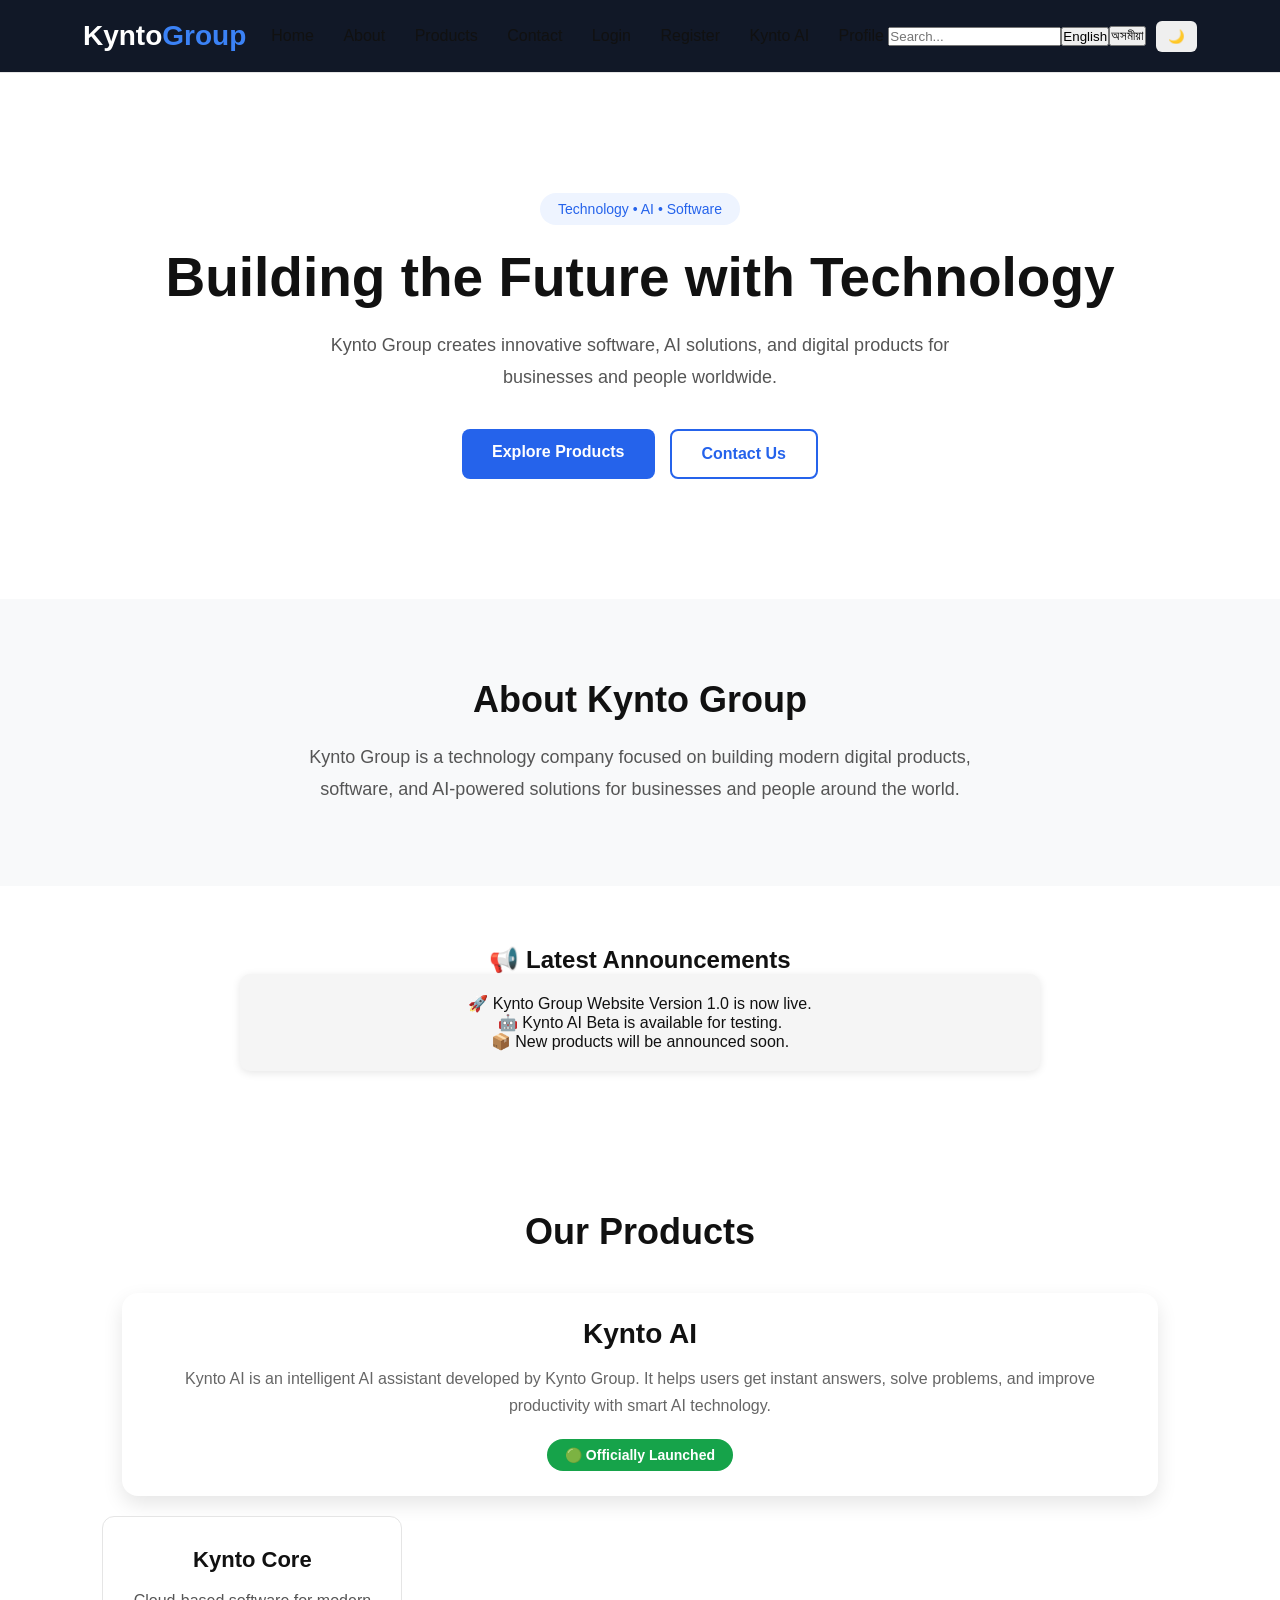
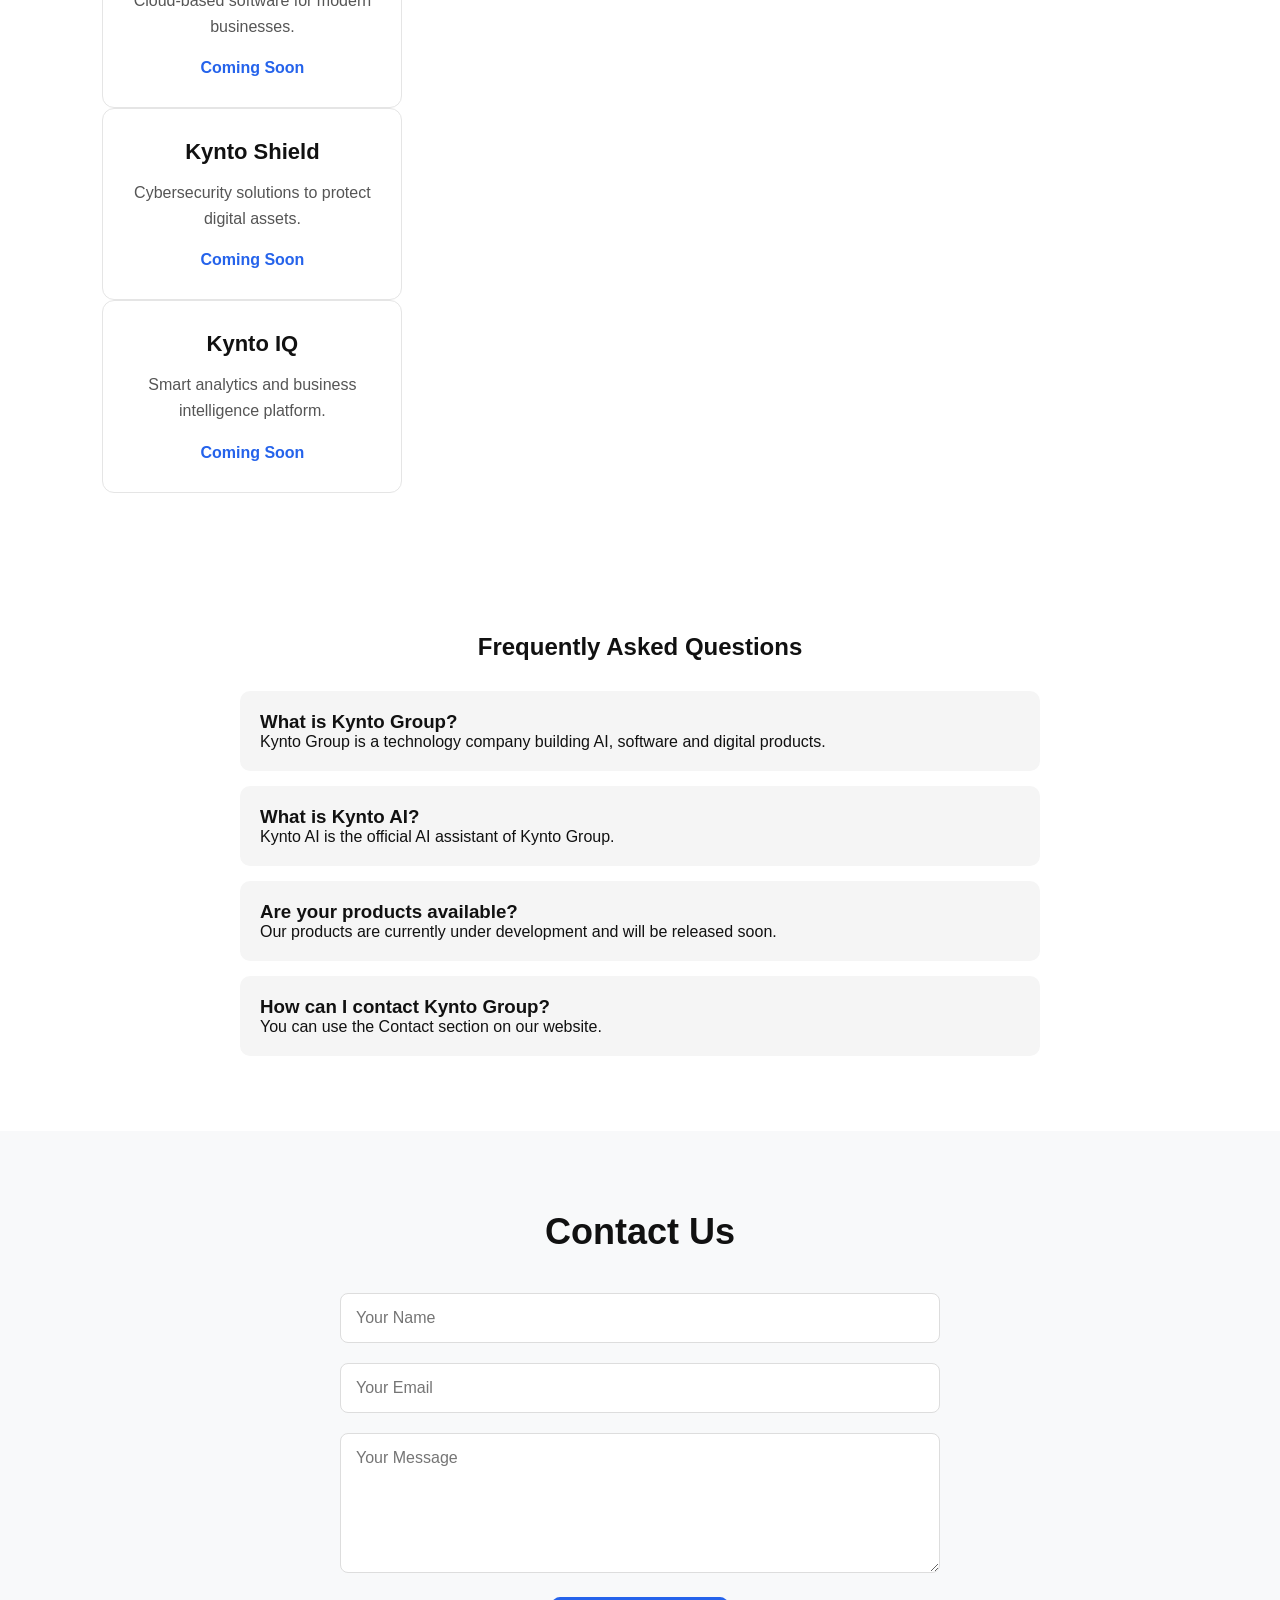
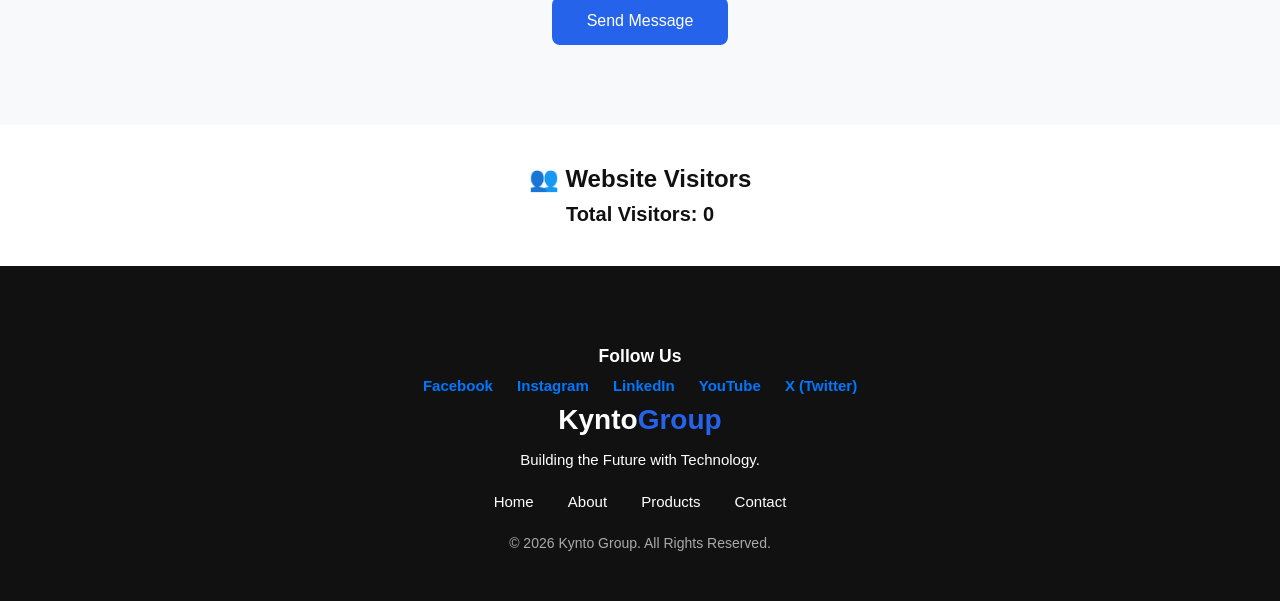
<file: index.html>
<!DOCTYPE html>
<html lang="en">

<head>
  <meta charset="UTF-8">
  <meta name="viewport" content="width=device-width, initial-scale=1.0">

  <title>Kynto Group</title>
<meta name="description" content="Kynto Group is a technology company building AI, software, and digital products.">

<meta name="keywords" content="Kynto Group, AI, Software, Technology, Digital Products">

<meta name="author" content="Kynto Group">

<meta name="robots" content="index, follow">

<link rel="icon" href="favicon.png">
  <link rel="stylesheet" href="style.css">
</head>

<body>

  <!-- Header -->
  <header>
    <div class="logo">
    Kynto<span>Group</span>
</div>
<div class="menu-btn" id="menu-btn">
    ☰
</div>
<nav id="nav">
   <a href="#">Home</a>
<a href="#about">About</a>
<a href="#products">Products</a>
<a href="#contact">Contact</a>
<a href="login.html">Login</a>
<a href="register.html">Register</a>
<a href="kynto-ai.html">Kynto AI</a>
<a href="profile.html">Profile</a>
<input
type="text"
id="searchBox"
placeholder="Search..."
onkeyup="searchWebsite()">
</nav>
<button onclick="setEnglish()">English</button>
<button onclick="setAssamese()">অসমীয়া</button>
<button id="darkModeBtn" onclick="toggleDarkMode()">🌙</button>
  </header>

<!-- Hero -->

<section class="hero">

    <span class="tag">Technology • AI • Software</span>

    <h1>Building the Future with Technology</h1>

    <p>
        Kynto Group creates innovative software, AI solutions, and digital products for businesses and people worldwide.
    </p>

    <div class="hero-buttons">
        <a href="#products" class="btn">Explore Products</a>
        <a href="#contact" class="btn2">Contact Us</a>
    </div>
</section> 
  <!-- About -->

<section class="about">

    <h2>About Kynto Group</h2>

    <p>
        Kynto Group is a technology company focused on building modern digital products, software, and AI-powered solutions for businesses and people around the world.
    </p>

</section>
<section class="announcement">

<h2>📢 Latest Announcements</h2>

<div class="announcement-box">

<p>🚀 Kynto Group Website Version 1.0 is now live.</p>

<p>🤖 Kynto AI Beta is available for testing.</p>

<p>📦 New products will be announced soon.</p>

</div>

</section>
<!-- Products -->

<section class="products" id="products">

    <h2>Our Products</h2>

    <div class="product-card">
    <h3>Kynto AI</h3>

    <p>
        Kynto AI is an intelligent AI assistant developed by Kynto Group. It helps users get instant answers, solve problems, and improve productivity with smart AI technology.
    </p>

    <span class="status">🟢 Officially Launched</span>
    </div>

<div class="card">
    <h3>Kynto Core</h3>
    <p>Cloud-based software for modern businesses.</p>
    <a href="#">Coming Soon</a>
</div>

<div class="card">
    <h3>Kynto Shield</h3>
    <p>Cybersecurity solutions to protect digital assets.</p>
    <a href="#">Coming Soon</a>
</div>

<div class="card">
    <h3>Kynto IQ</h3>
    <p>Smart analytics and business intelligence platform.</p>
    <a href="#">Coming Soon</a>
</div>

    </div>

</section>
<section class="faq">

<h2>Frequently Asked Questions</h2>

<div class="faq-box">
<h3>What is Kynto Group?</h3>
<p>Kynto Group is a technology company building AI, software and digital products.</p>
</div>

<div class="faq-box">
<h3>What is Kynto AI?</h3>
<p>Kynto AI is the official AI assistant of Kynto Group.</p>
</div>

<div class="faq-box">
<h3>Are your products available?</h3>
<p>Our products are currently under development and will be released soon.</p>
</div>

<div class="faq-box">
<h3>How can I contact Kynto Group?</h3>
<p>You can use the Contact section on our website.</p>
</div>

</section>
<section class="contact" id="contact">

    <h2>Contact Us</h2>

    <form onsubmit="sendMessage(event)">

        <input type="text" placeholder="Your Name" required>

        <input type="email" placeholder="Your Email" required>

        <textarea placeholder="Your Message" rows="6" required></textarea>

        <button type="submit">Send Message</button>

    </form>

</section>

  <script src="script.js"></script>
<section class="visitors">

<h2>👥 Website Visitors</h2>

<p>Total Visitors: <span id="visitorCount">0</span></p>

</section>
<footer>
<div class="social-links">

<h3>Follow Us</h3>

<a href="#">Facebook</a>

<a href="#">Instagram</a>

<a href="#">LinkedIn</a>

<a href="#">YouTube</a>

<a href="#">X (Twitter)</a>

</div>
    <div class="footer-logo">
        Kynto<span>Group</span>
    </div>

    <p>Building the Future with Technology.</p>

    <div class="footer-links">
        <a href="#">Home</a>
    <a href="about.html">About</a>
        <a href="#products">Products</a>
        <a href="#contact">Contact</a>
    </div>

    <p class="copyright">
        © 2026 Kynto Group. All Rights Reserved.
    </p>

</footer>
</body>

</html>
</file>
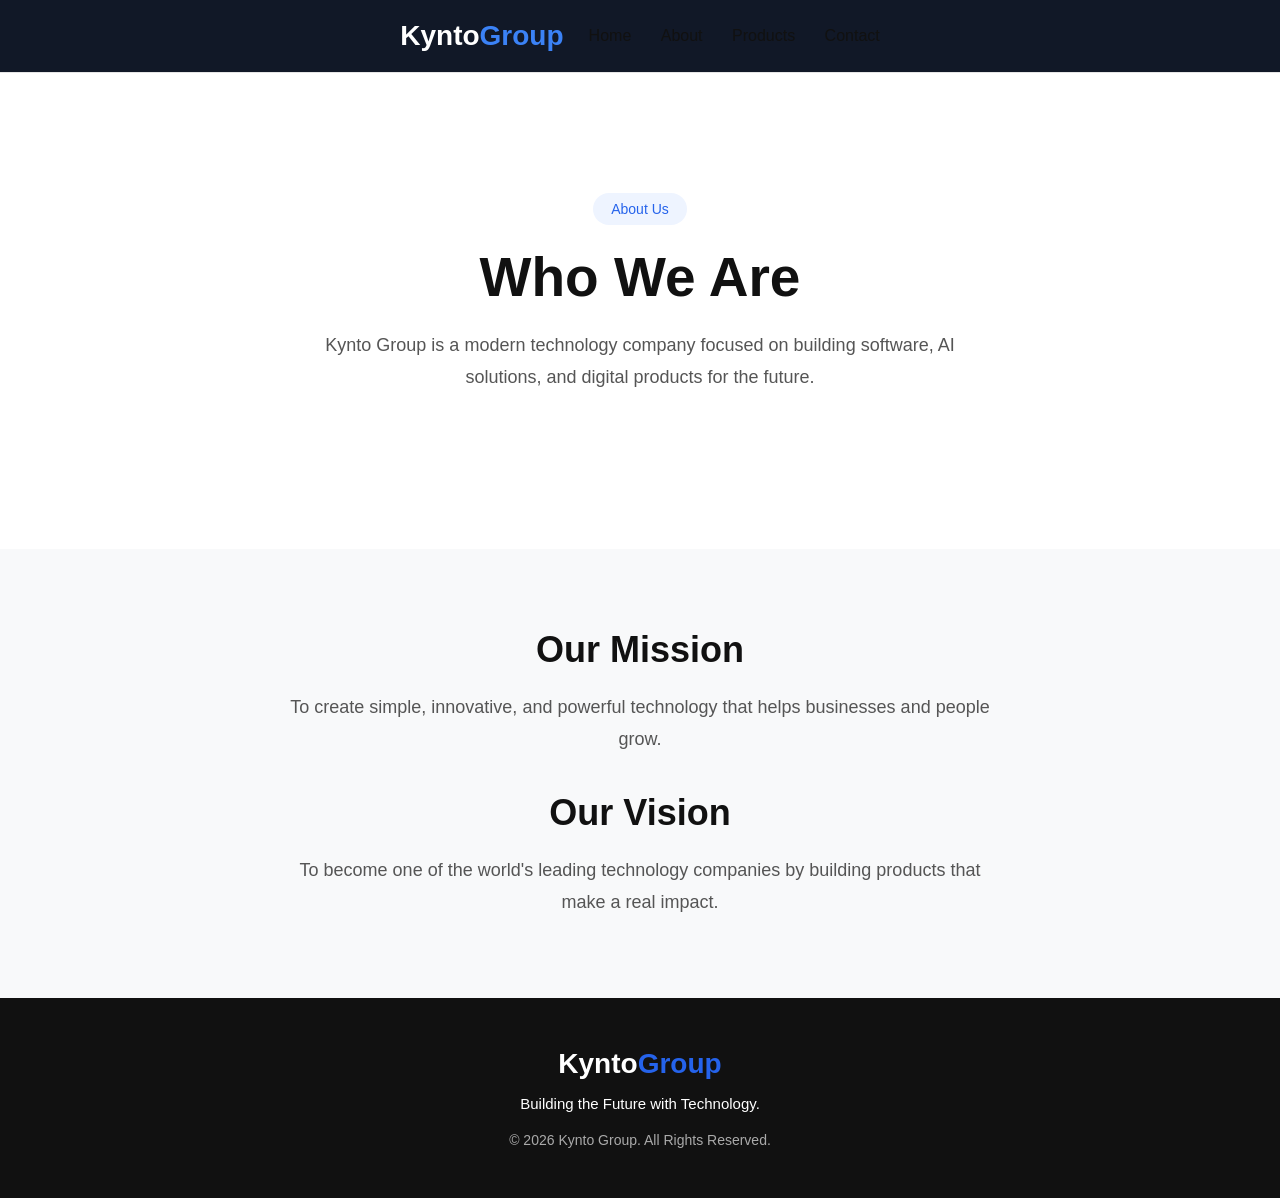
<file: about.html>
<!DOCTYPE html>
<html lang="en">

<head>
    <meta charset="UTF-8">
    <meta name="viewport" content="width=device-width, initial-scale=1.0">
    <title>About - Kynto Group</title>
    <link rel="stylesheet" href="style.css">
</head>

<body>

<header>

    <div class="logo">
        Kynto<span>Group</span>
    </div>

    <nav>
        <a href="index.html">Home</a>
        <a href="about.html">About</a>
        <a href="products.html">Products</a>
        <a href="contact.html">Contact</a>
    </nav>

</header>

<section class="hero">

    <span class="tag">About Us</span>

    <h1>Who We Are</h1>

    <p>
        Kynto Group is a modern technology company focused on building software, AI solutions, and digital products for the future.
    </p>

</section>

<section class="about">

    <h2>Our Mission</h2>

    <p>
        To create simple, innovative, and powerful technology that helps businesses and people grow.
    </p>

    <br><br>

    <h2>Our Vision</h2>

    <p>
        To become one of the world's leading technology companies by building products that make a real impact.
    </p>

</section>

<footer>

    <div class="footer-logo">
        Kynto<span>Group</span>
    </div>

    <p>Building the Future with Technology.</p>

    <p class="copyright">
        © 2026 Kynto Group. All Rights Reserved.
    </p>

</footer>
<script src="script.js"></script>
</body>
</html>
</file>
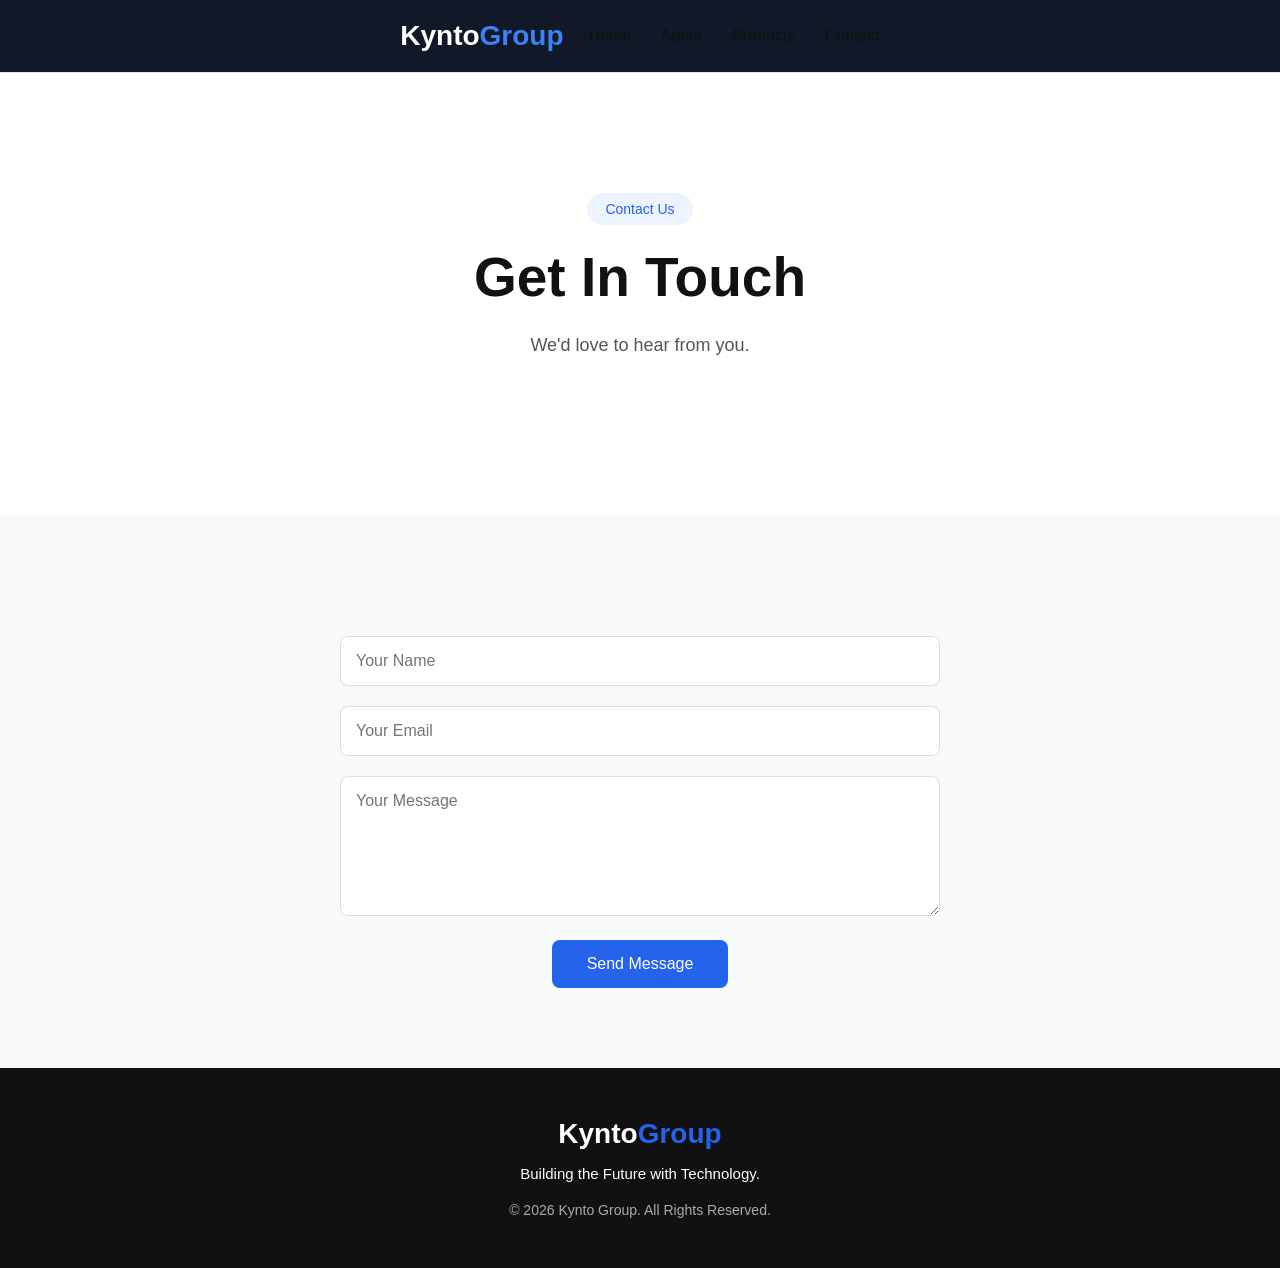
<file: contact.html>
<!DOCTYPE html>
<html lang="en">

<head>
    <meta charset="UTF-8">
    <meta name="viewport" content="width=device-width, initial-scale=1.0">
    <title>Contact - Kynto Group</title>
    <link rel="stylesheet" href="style.css">
</head>

<body>

<header>

    <div class="logo">
        Kynto<span>Group</span>
    </div>

    <nav>
        <a href="index.html">Home</a>
        <a href="about.html">About</a>
        <a href="products.html">Products</a>
        <a href="contact.html">Contact</a>
    </nav>

</header>

<section class="hero">

    <span class="tag">Contact Us</span>

    <h1>Get In Touch</h1>

    <p>We'd love to hear from you.</p>

</section>

<section class="contact">

<form>

<input type="text" placeholder="Your Name" required>

<input type="email" placeholder="Your Email" required>

<textarea placeholder="Your Message" rows="6" required></textarea>

<button type="submit">Send Message</button>

</form>

</section>

<footer>

<div class="footer-logo">
Kynto<span>Group</span>
</div>

<p>Building the Future with Technology.</p>

<p class="copyright">
© 2026 Kynto Group. All Rights Reserved.
</p>

</footer>

<script src="script.js"></script>

</body>
</html>
</file>
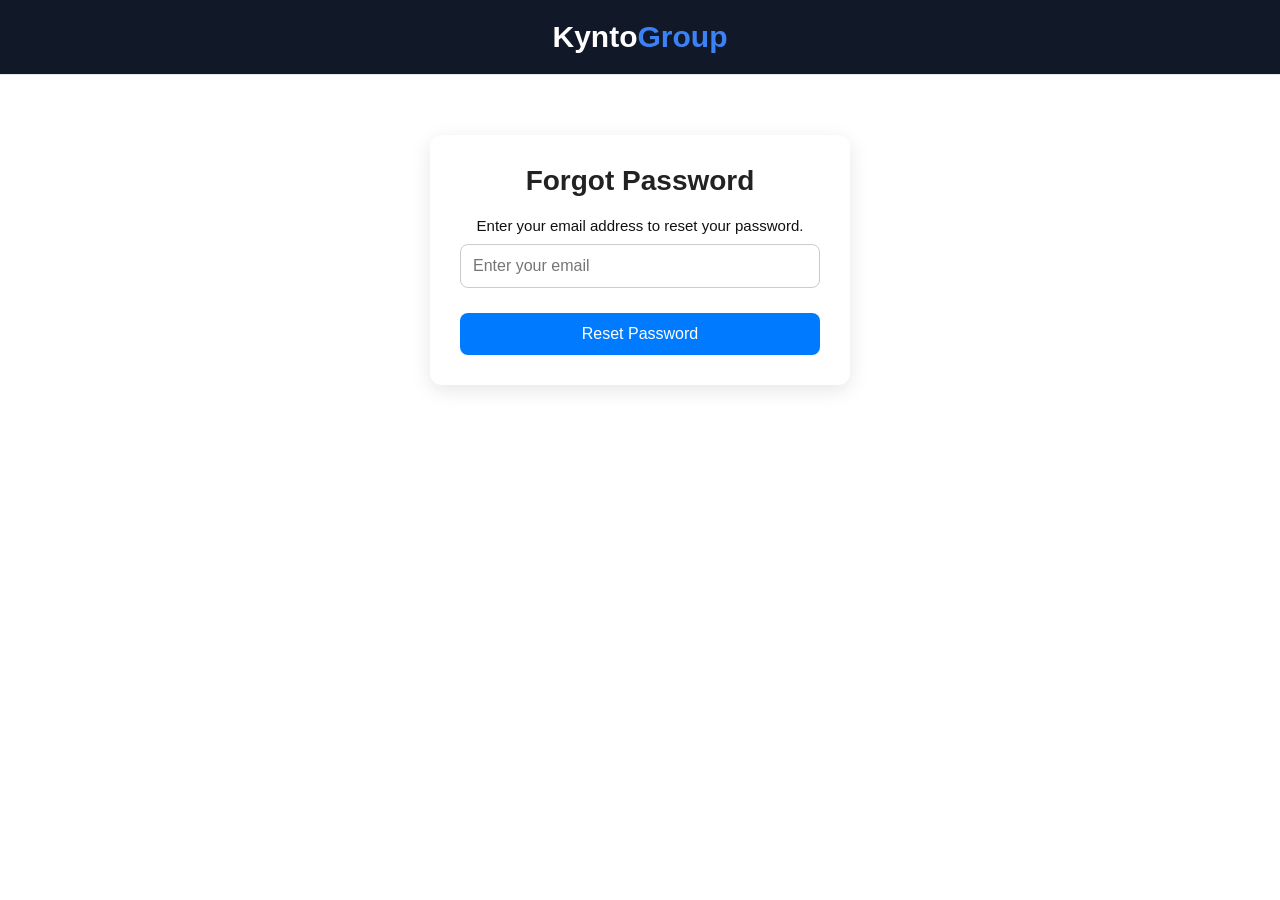
<file: forgot-password.html>
<!DOCTYPE html>
<html lang="en">
<head>
<meta charset="UTF-8">
<meta name="viewport" content="width=device-width, initial-scale=1.0">
<title>Forgot Password - Kynto Group</title>
<link rel="stylesheet" href="style.css">
</head>

<body>

<header>
<h1>Kynto<span>Group</span></h1>
</header>

<main>

<section class="ai-section">

<h2>Forgot Password</h2>

<p>Enter your email address to reset your password.</p>

<input
type="email"
id="email"
placeholder="Enter your email">

<button onclick="resetPassword()">
Reset Password
</button>

<div id="message"></div>

</section>

</main>

<script>
function resetPassword(){

const email=document.getElementById("email").value;

const message=document.getElementById("message");

if(email==""){

message.innerHTML="<p>Please enter your email.</p>";

}else{

message.innerHTML="<p>Password reset feature is coming soon.</p>";

}

}
</script>

</body>
</html>
</file>
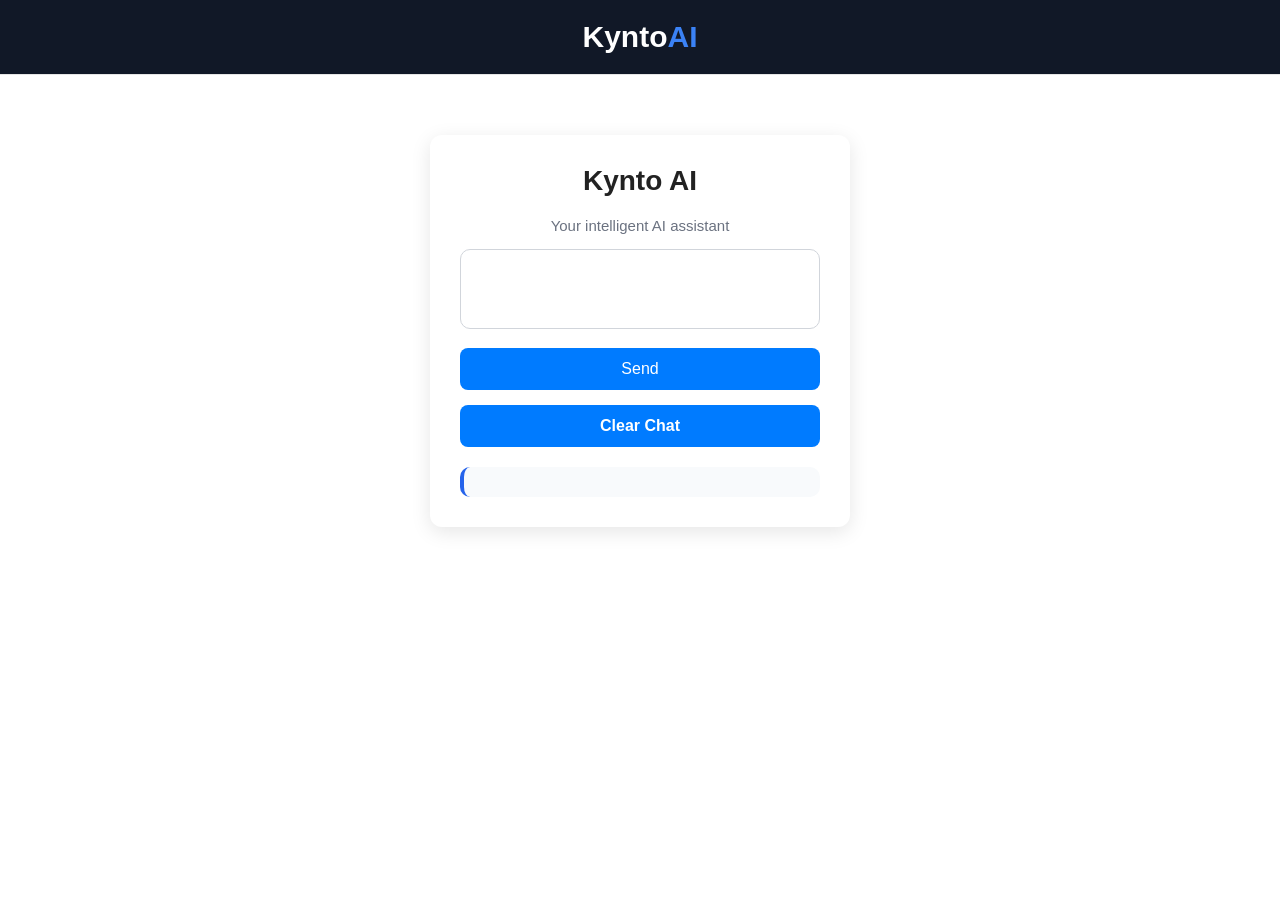
<file: kynto-ai.html>
<!DOCTYPE html>
<html lang="en">
<head>
  <meta charset="UTF-8">
  <meta name="viewport" content="width=device-width, initial-scale=1.0">
  <title>Kynto AI - Kynto Group</title>
  <link rel="stylesheet" href="style.css">
</head>

<body>

<header>
  <h1>Kynto<span>AI</span></h1>
</header>

<main>
<section class="ai-section">

    <h2>Kynto AI</h2>

    <p class="subtitle">Your intelligent AI assistant</p>

    <textarea
        id="question"
        placeholder="Ask Kynto AI anything..."
        rows="3">
    </textarea>

    <button onclick="askAI()">Send</button>
<button class="clear-btn" onclick="clearChat()">Clear Chat</button>
    <div id="answer" class="answer"></div>

</section>
</main>

<script src="script.js"></script>

</body>
</html>
</file>
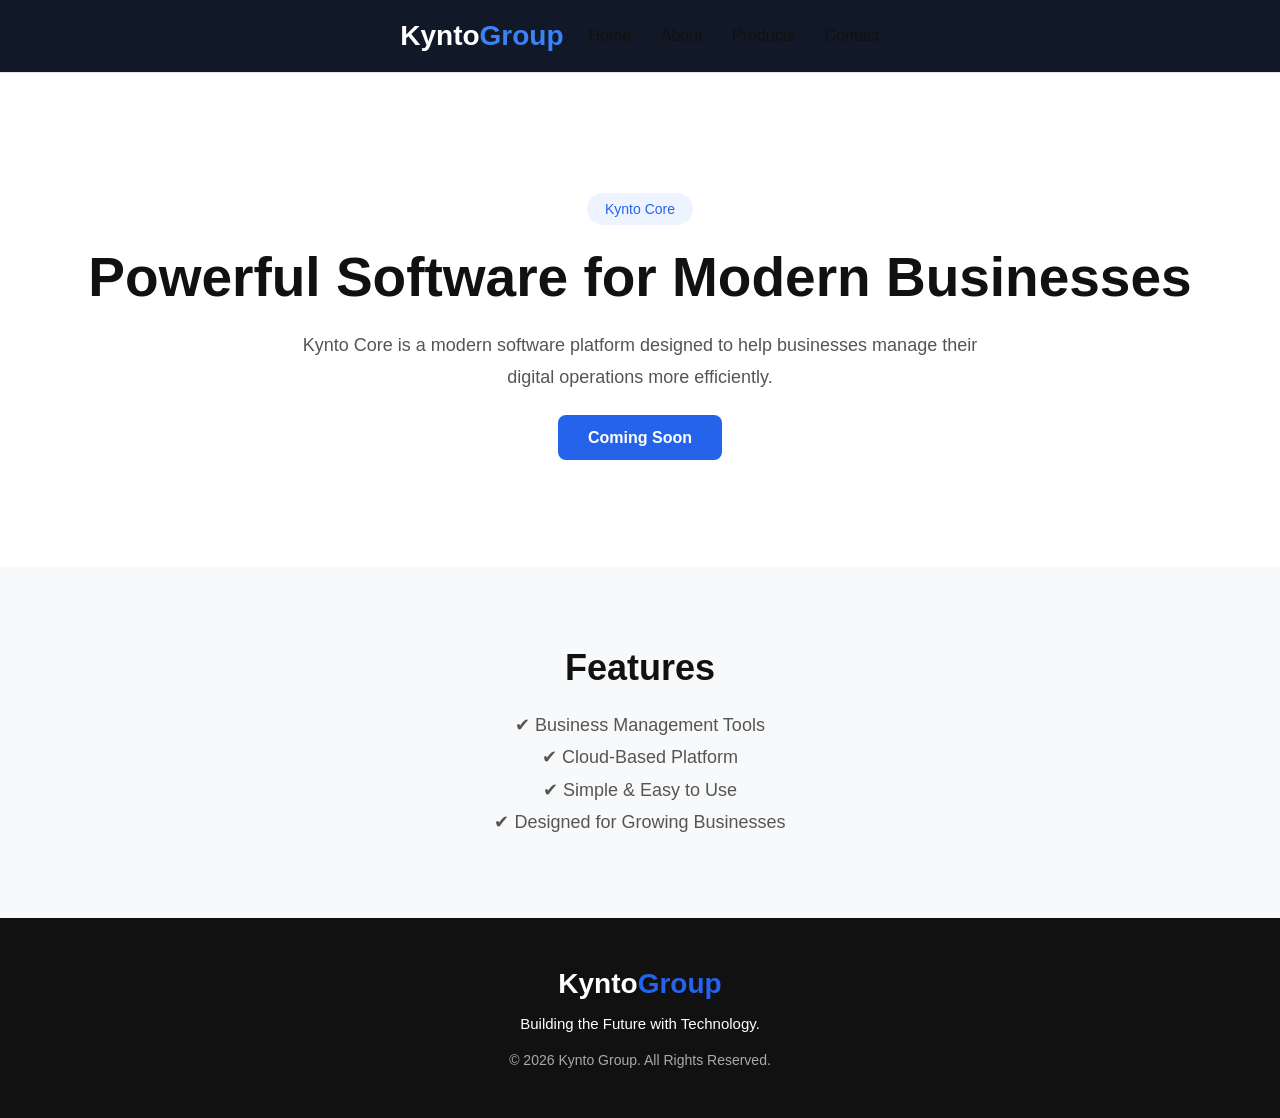
<file: kynto-core.html>
<!DOCTYPE html>
<html lang="en">

<head>
    <meta charset="UTF-8">
    <meta name="viewport" content="width=device-width, initial-scale=1.0">
    <title>Kynto Core - Kynto Group</title>
    <link rel="stylesheet" href="style.css">
</head>

<body>

<header>

    <div class="logo">
        Kynto<span>Group</span>
    </div>

    <div class="menu-btn" id="menu-btn">
        ☰
    </div>

    <nav id="nav">
        <a href="index.html">Home</a>
        <a href="about.html">About</a>
        <a href="product.html">Products</a>
        <a href="contact.html">Contact</a>
    </nav>

</header>

<section class="hero">

    <span class="tag">Kynto Core</span>

    <h1>Powerful Software for Modern Businesses</h1>

    <p>
        Kynto Core is a modern software platform designed
        to help businesses manage their digital operations
        more efficiently.
    </p>

    <a href="#" class="btn">Coming Soon</a>

</section>

<section class="about">

    <h2>Features</h2>

    <p>✔ Business Management Tools</p>

    <p>✔ Cloud-Based Platform</p>

    <p>✔ Simple & Easy to Use</p>

    <p>✔ Designed for Growing Businesses</p>

</section>

<footer>

    <div class="footer-logo">
        Kynto<span>Group</span>
    </div>

    <p>Building the Future with Technology.</p>

    <p class="copyright">
        © 2026 Kynto Group. All Rights Reserved.
    </p>

</footer>

<script src="script.js"></script>

</body>
</html>
</file>
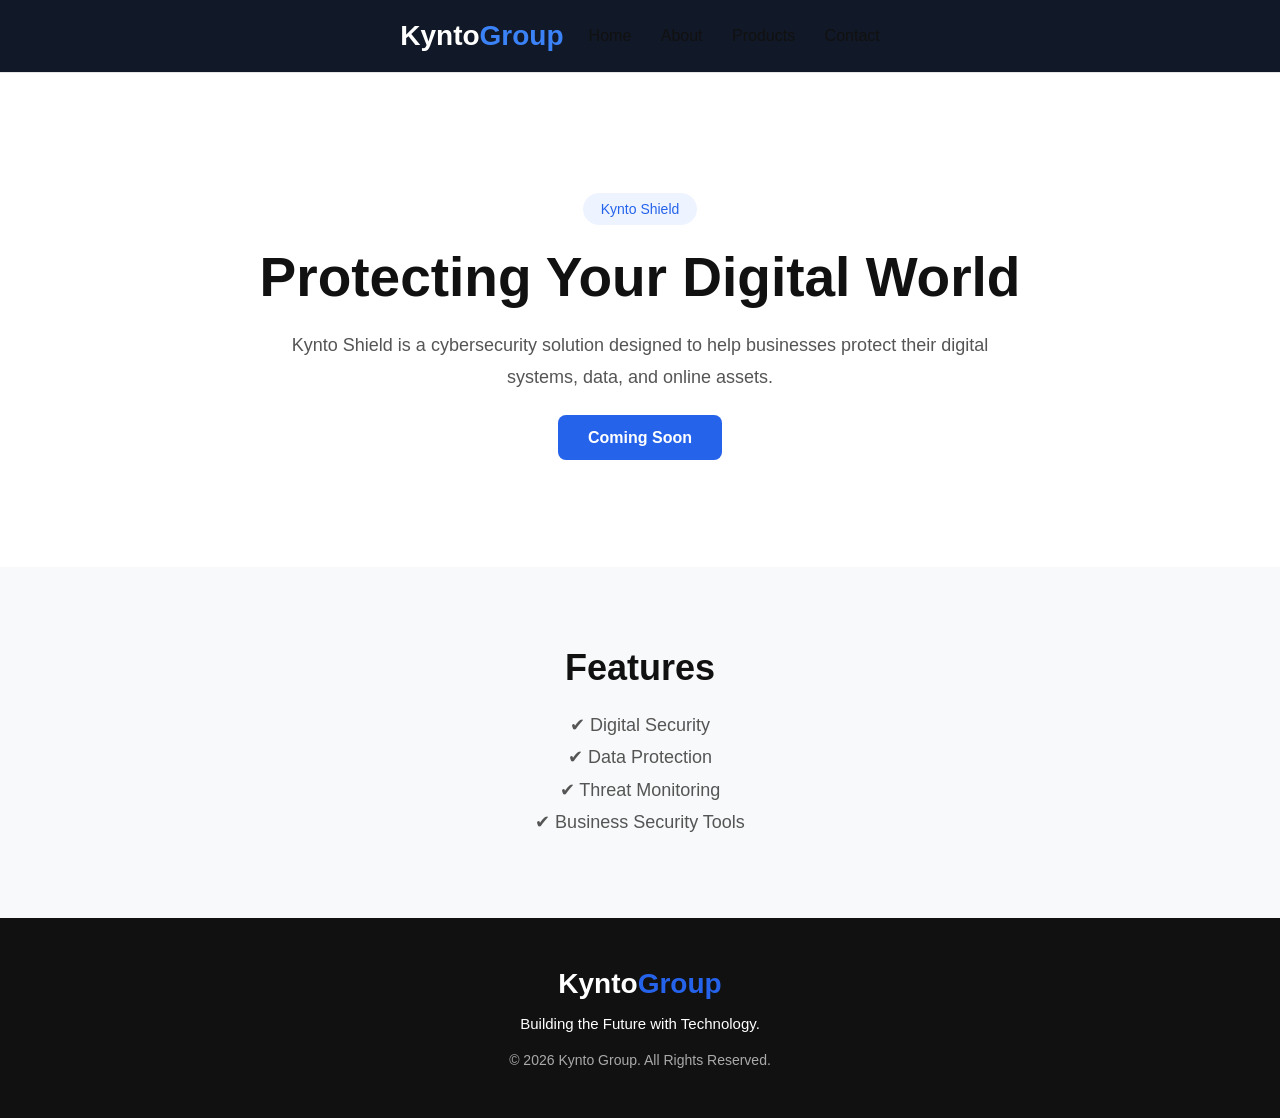
<file: kynto-shield.html>
<!DOCTYPE html>
<html lang="en">

<head>
    <meta charset="UTF-8">
    <meta name="viewport" content="width=device-width, initial-scale=1.0">
    <title>Kynto Shield - Kynto Group</title>
    <link rel="stylesheet" href="style.css">
</head>

<body>

<header>

    <div class="logo">
        Kynto<span>Group</span>
    </div>

    <div class="menu-btn" id="menu-btn">
        ☰
    </div>

    <nav id="nav">
        <a href="index.html">Home</a>
        <a href="about.html">About</a>
        <a href="product.html">Products</a>
        <a href="contact.html">Contact</a>
    </nav>

</header>

<section class="hero">

    <span class="tag">Kynto Shield</span>

    <h1>Protecting Your Digital World</h1>

    <p>
        Kynto Shield is a cybersecurity solution designed
        to help businesses protect their digital systems,
        data, and online assets.
    </p>

    <a href="#" class="btn">Coming Soon</a>

</section>

<section class="about">

    <h2>Features</h2>

    <p>✔ Digital Security</p>

    <p>✔ Data Protection</p>

    <p>✔ Threat Monitoring</p>

    <p>✔ Business Security Tools</p>

</section>

<footer>

    <div class="footer-logo">
        Kynto<span>Group</span>
    </div>

    <p>Building the Future with Technology.</p>

    <p class="copyright">
        © 2026 Kynto Group. All Rights Reserved.
    </p>

</footer>

<script src="script.js"></script>

</body>
</html>
</file>
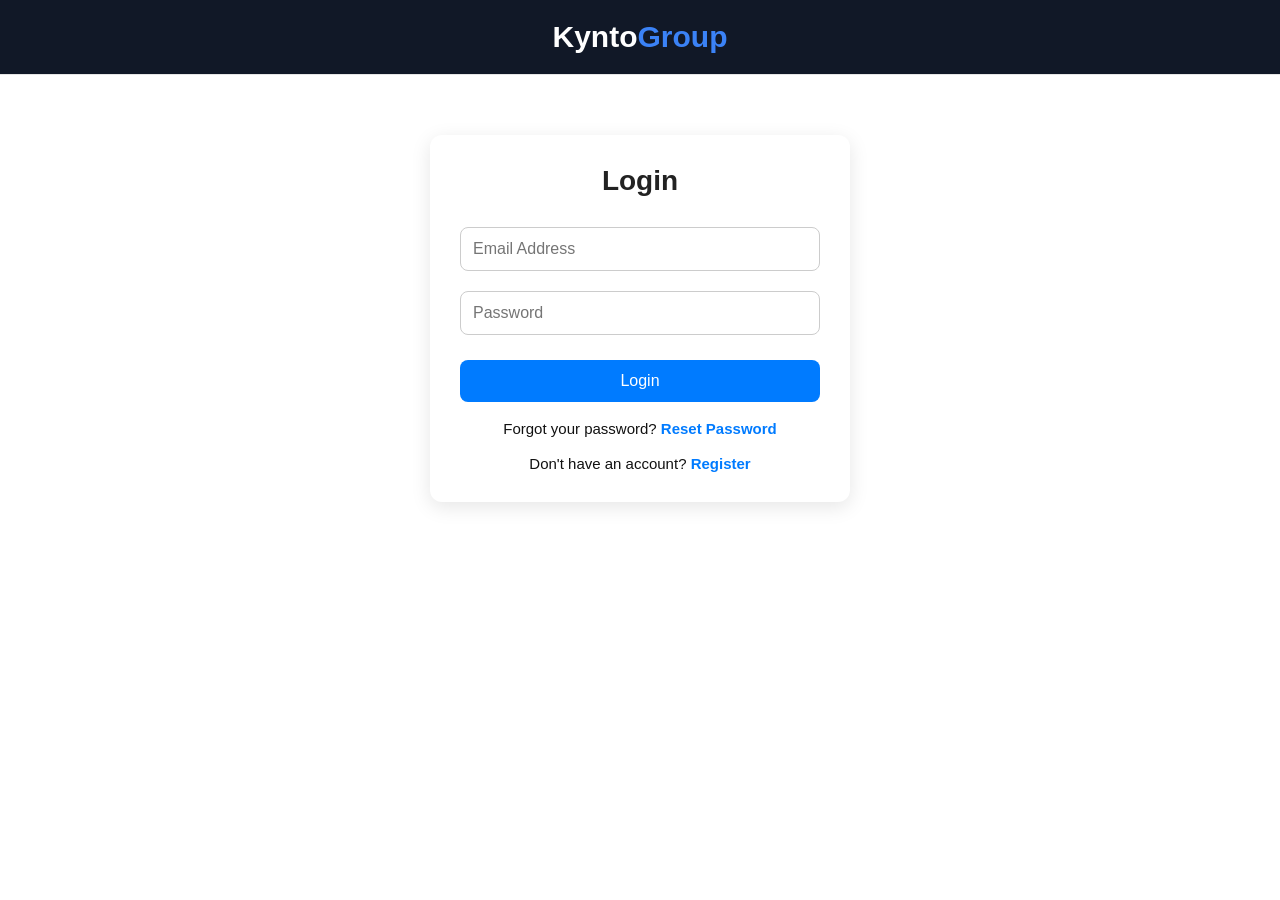
<file: login.html>
<!DOCTYPE html>
<html lang="en">
<head>
<meta charset="UTF-8">
<meta name="viewport" content="width=device-width, initial-scale=1.0">
<title>Login - Kynto Group</title>
<link rel="stylesheet" href="style.css">
</head>

<body>

<header>
<h1>Kynto<span>Group</span></h1>
</header>

<main>

<section class="ai-section">

<h2>Login</h2>

<form onsubmit="loginUser(event)">

<input
type="email"
id="loginEmail"
placeholder="Email Address"
required>

<input
type="password"
id="loginPassword"
placeholder="Password"
required>

<button type="submit">
Login
</button>

</form>

<p>
Forgot your password?
<a href="forgot-password.html">Reset Password</a>
</p>

<p>
Don't have an account?
<a href="register.html">Register</a>
</p>

</section>

</main>

<script src="script.js"></script>

</body>
</html>
</file>
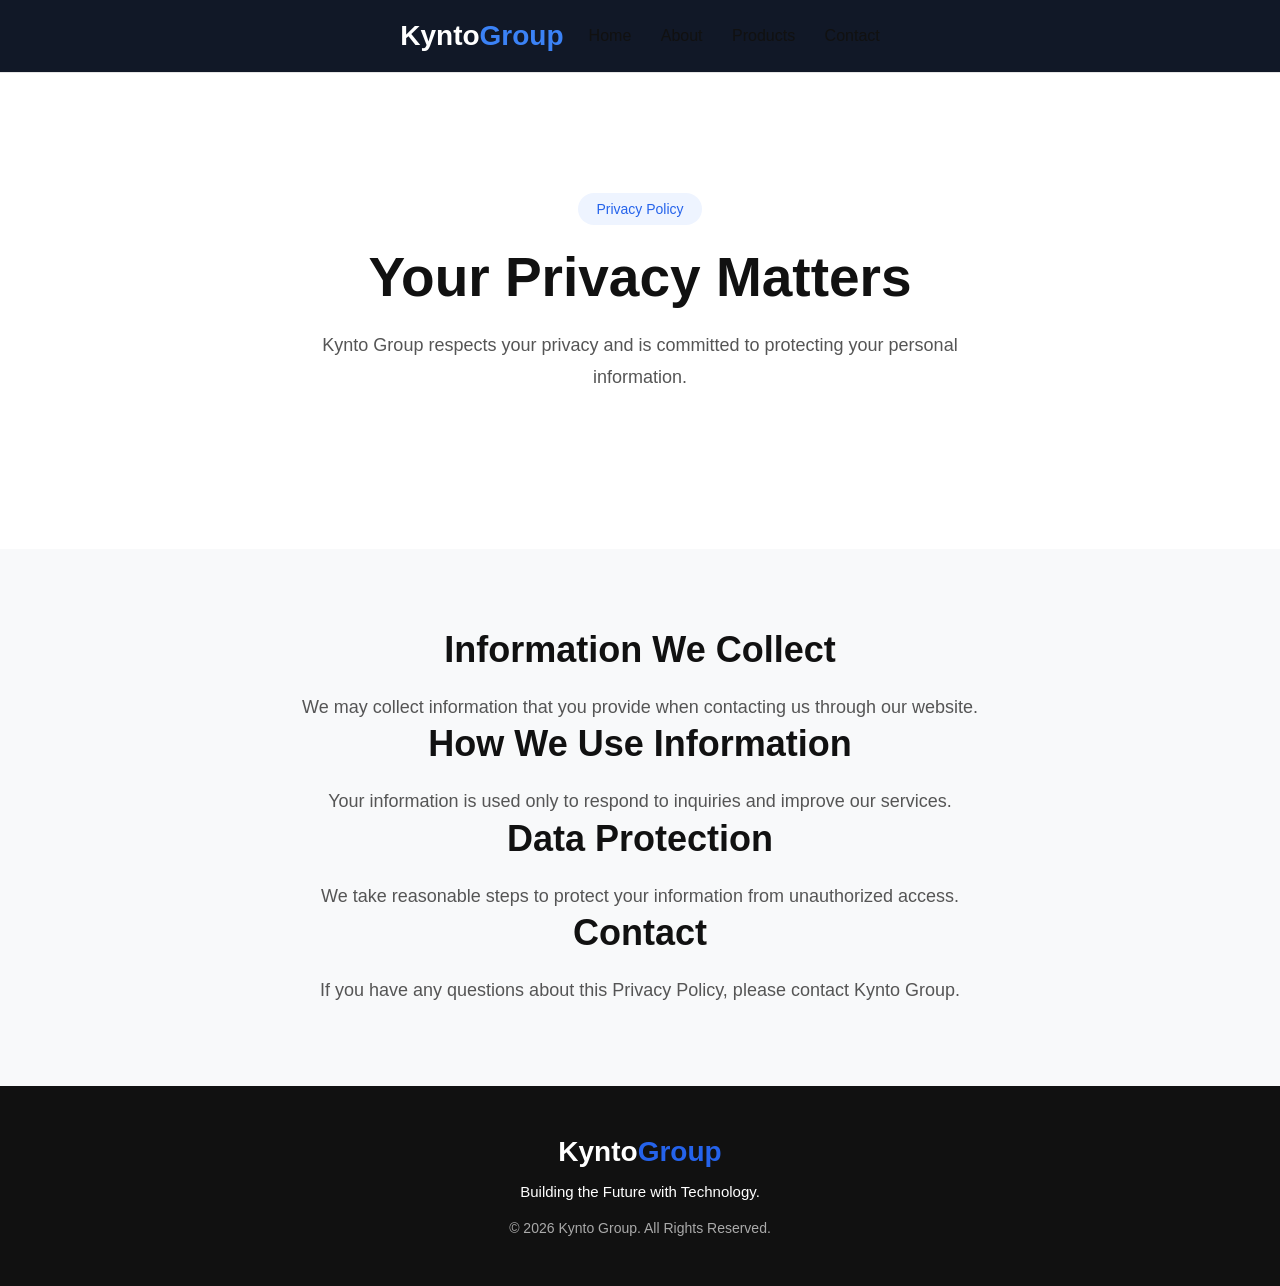
<file: privacy.html>
<!DOCTYPE html>
<html lang="en">

<head>
<meta charset="UTF-8">
<meta name="viewport" content="width=device-width, initial-scale=1.0">
<title>Privacy Policy - Kynto Group</title>
<link rel="stylesheet" href="style.css">
</head>

<body>

<header>

<div class="logo">
Kynto<span>Group</span>
</div>

<div class="menu-btn" id="menu-btn">
☰
</div>

<nav id="nav">
<a href="index.html">Home</a>
<a href="about.html">About</a>
<a href="products.html">Products</a>
<a href="contact.html">Contact</a>
</nav>

</header>

<section class="hero">

<span class="tag">Privacy Policy</span>

<h1>Your Privacy Matters</h1>

<p>
Kynto Group respects your privacy and is committed to protecting your personal information.
</p>

</section>

<section class="about">

<h2>Information We Collect</h2>

<p>
We may collect information that you provide when contacting us through our website.
</p>

<h2>How We Use Information</h2>

<p>
Your information is used only to respond to inquiries and improve our services.
</p>

<h2>Data Protection</h2>

<p>
We take reasonable steps to protect your information from unauthorized access.
</p>

<h2>Contact</h2>

<p>
If you have any questions about this Privacy Policy, please contact Kynto Group.
</p>

</section>

<footer>

<div class="footer-logo">
Kynto<span>Group</span>
</div>

<p>Building the Future with Technology.</p>

<p class="copyright">
© 2026 Kynto Group. All Rights Reserved.
</p>

</footer>

<script src="script.js"></script>

</body>
</html>
</file>
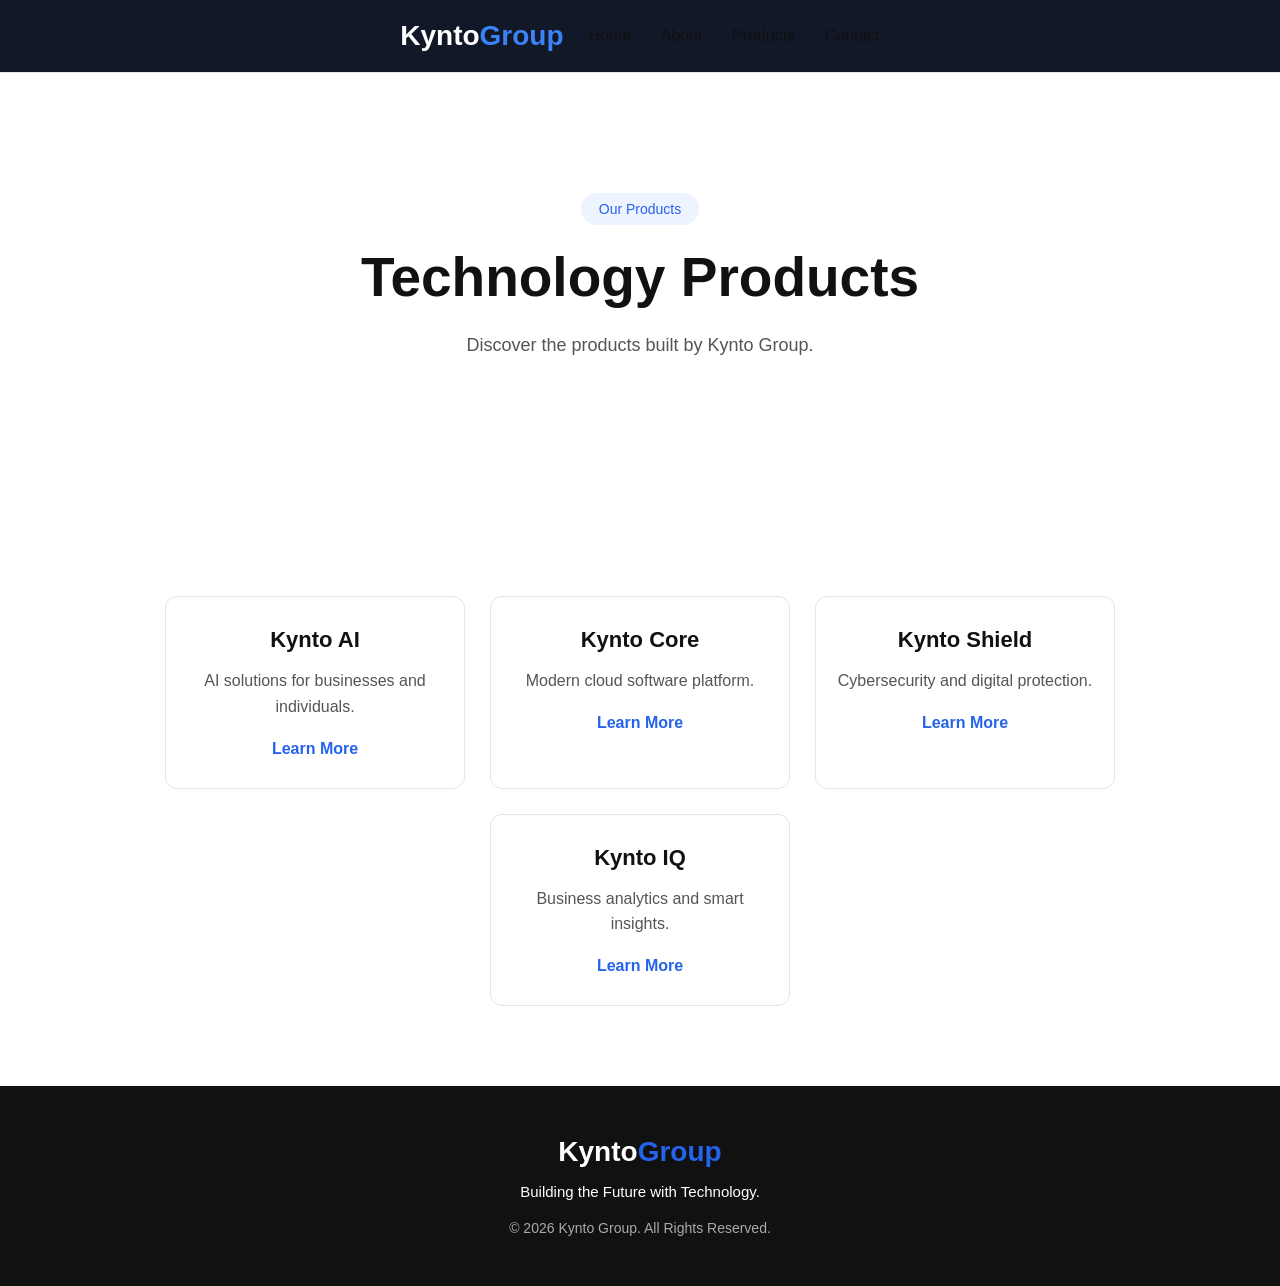
<file: products.html>
<!DOCTYPE html>
<html lang="en">

<head>
    <meta charset="UTF-8">
    <meta name="viewport" content="width=device-width, initial-scale=1.0">
    <title>Products - Kynto Group</title>
    <link rel="stylesheet" href="style.css">
</head>

<body>

<header>

    <div class="logo">
        Kynto<span>Group</span>
    </div>

    <nav>
        <a href="index.html">Home</a>
        <a href="about.html">About</a>
        <a href="products.html">Products</a>
        <a href="contact.html">Contact</a>
    </nav>

</header>

<section class="hero">

    <span class="tag">Our Products</span>

    <h1>Technology Products</h1>

    <p>Discover the products built by Kynto Group.</p>

</section>

<section class="products">

    <div class="product-container">

        <div class="card">
            <h3>Kynto AI</h3>
            <p>AI solutions for businesses and individuals.</p>
            <a href="kynto-ai.html">Learn More</a>
        </div>

        <div class="card">
            <h3>Kynto Core</h3>
            <p>Modern cloud software platform.</p>
            <a href="kynto-core.html">Learn More</a>
        </div>

        <div class="card">
            <h3>Kynto Shield</h3>
            <p>Cybersecurity and digital protection.</p>
        <a href="kynto-shield.html">Learn More</a>
        </div>

        <div class="card">
            <h3>Kynto IQ</h3>
            <p>Business analytics and smart insights.</p>
            <a href="kynto-iq.html">Learn More</a>
        </div>

    </div>

</section>

<footer>

    <div class="footer-logo">
        Kynto<span>Group</span>
    </div>

    <p>Building the Future with Technology.</p>

    <p class="copyright">
        © 2026 Kynto Group. All Rights Reserved.
    </p>

</footer>
<script src="script.js"></script>
</body>
</html>
</file>
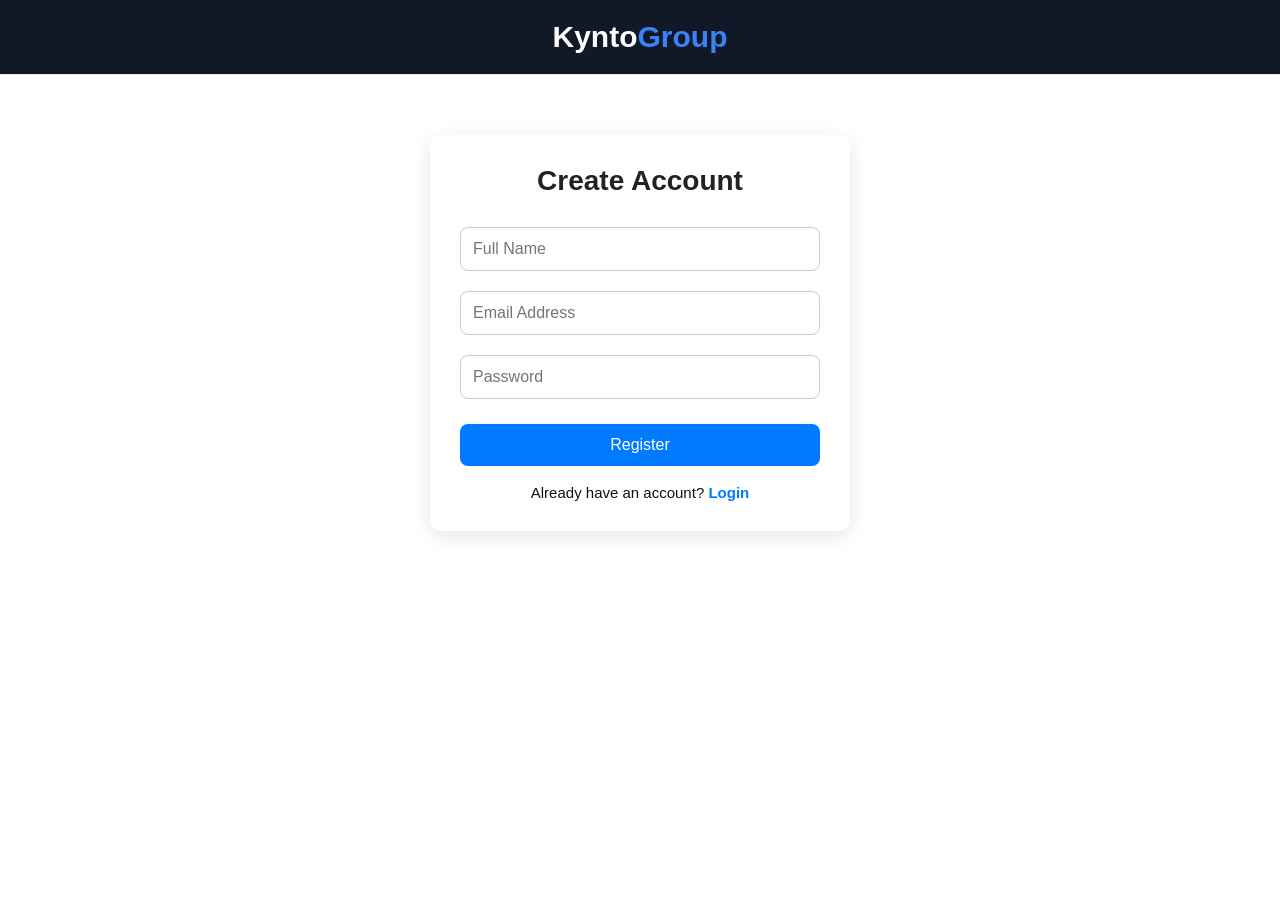
<file: register.html>
<!DOCTYPE html>
<html lang="en">
<head>
<meta charset="UTF-8">
<meta name="viewport" content="width=device-width, initial-scale=1.0">
<title>Register - Kynto Group</title>
<link rel="stylesheet" href="style.css">
</head>

<body>

<header>
<h1>Kynto<span>Group</span></h1>
</header>

<main>

<section class="ai-section">

<h2>Create Account</h2>

<form onsubmit="registerUser(event)">

<input
type="text"
id="name"
placeholder="Full Name"
required>

<input
type="email"
id="email"
placeholder="Email Address"
required>

<input
type="password"
id="password"
placeholder="Password"
required>

<button type="submit">
Register
</button>

</form>

<p>
Already have an account?
<a href="login.html">Login</a>
</p>

</section>

</main>

<script src="script.js"></script>

</body>
</html>
</file>
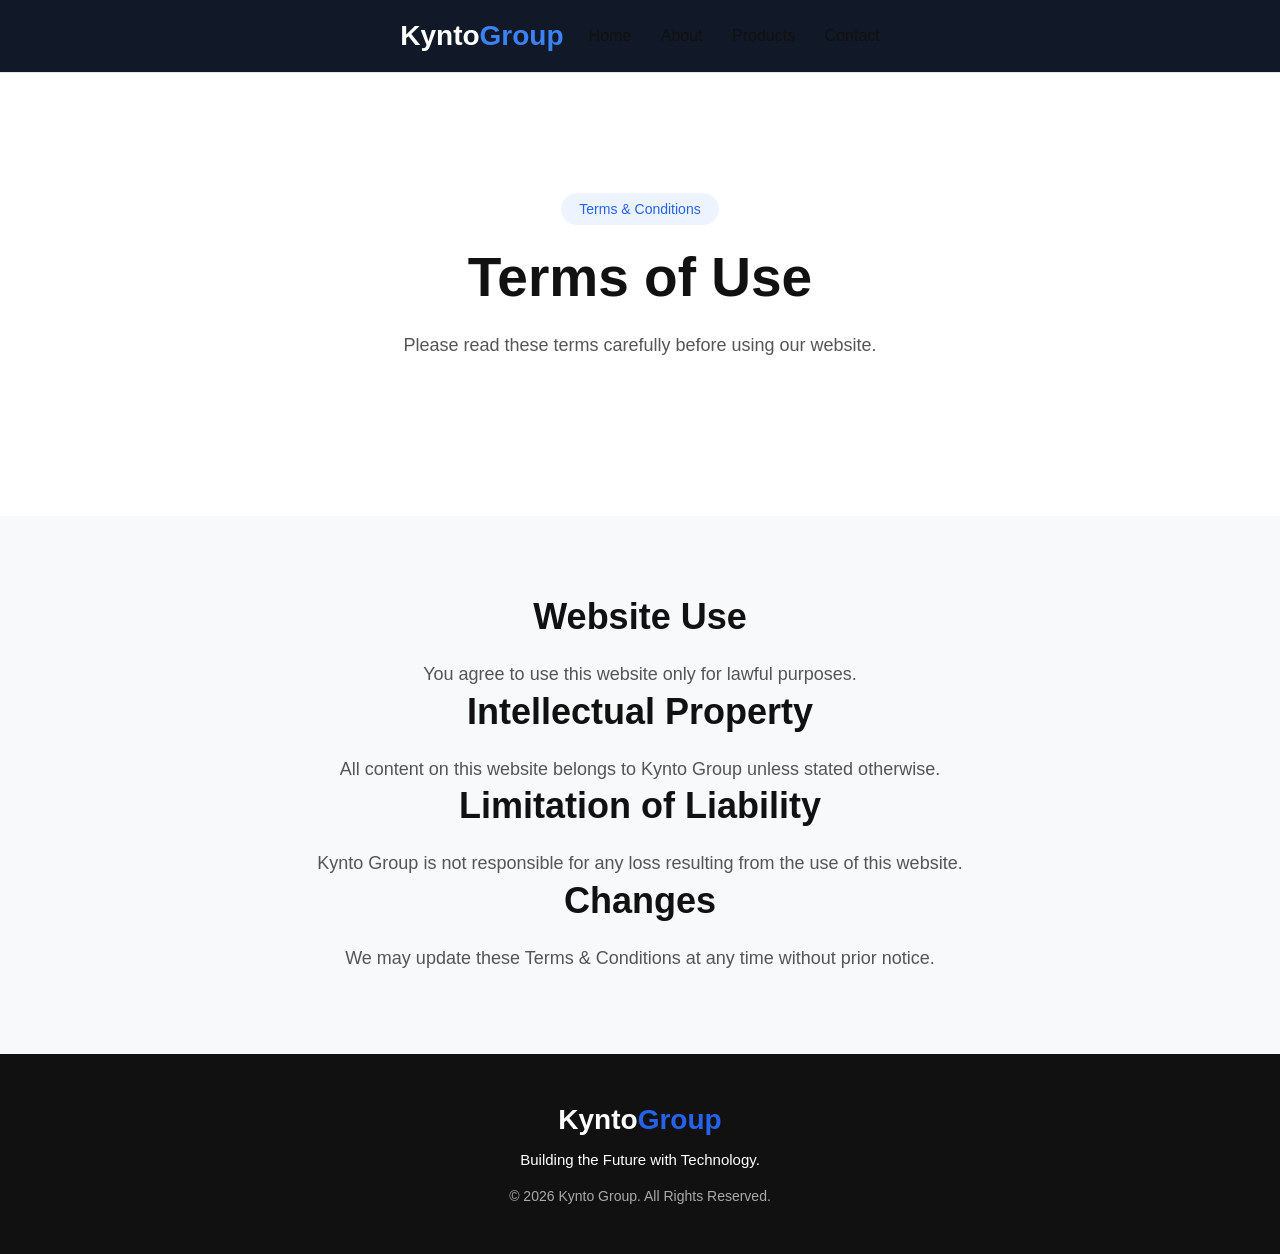
<file: terms.html>
<!DOCTYPE html>
<html lang="en">

<head>
<meta charset="UTF-8">
<meta name="viewport" content="width=device-width, initial-scale=1.0">
<title>Terms & Conditions - Kynto Group</title>
<link rel="stylesheet" href="style.css">
</head>

<body>

<header>

<div class="logo">
Kynto<span>Group</span>
</div>

<div class="menu-btn" id="menu-btn">
☰
</div>

<nav id="nav">
<a href="index.html">Home</a>
<a href="about.html">About</a>
<a href="products.html">Products</a>
<a href="contact.html">Contact</a>
</nav>

</header>

<section class="hero">

<span class="tag">Terms & Conditions</span>

<h1>Terms of Use</h1>

<p>Please read these terms carefully before using our website.</p>

</section>

<section class="about">

<h2>Website Use</h2>

<p>You agree to use this website only for lawful purposes.</p>

<h2>Intellectual Property</h2>

<p>All content on this website belongs to Kynto Group unless stated otherwise.</p>

<h2>Limitation of Liability</h2>

<p>Kynto Group is not responsible for any loss resulting from the use of this website.</p>

<h2>Changes</h2>

<p>We may update these Terms & Conditions at any time without prior notice.</p>

</section>

<footer>

<div class="footer-logo">
Kynto<span>Group</span>
</div>

<p>Building the Future with Technology.</p>

<p class="copyright">
© 2026 Kynto Group. All Rights Reserved.
</p>

</footer>

<script src="script.js"></script>

</body>
</html>
</file>
<file: style.css>
html{
    scroll-behavior:smooth;
}
*{
    margin:0;
    padding:0;
    box-sizing:border-box;
    font-family:Arial, sans-serif;
}

body{
    background:#ffffff;
    color:#111;
}

header{
    display:flex;
    justify-content:space-between;
    align-items:center;
    padding:20px 8%;
    border-bottom:1px solid #e5e5e5;
    background:#fff;
    position:sticky;
    top:0;
    z-index:1000;
}

.logo{
    font-size:28px;
    font-weight:bold;
}

nav a{
    text-decoration:none;
    color:#111;
    margin-left:25px;
    font-size:16px;
    transition:.3s;
}

nav a:hover{
    color:#2563eb;
}
.hero{
    padding:120px 20px;
    text-align:center;
}

.tag{
    display:inline-block;
    background:#eef4ff;
    color:#2563eb;
    padding:8px 18px;
    border-radius:50px;
    font-size:14px;
    margin-bottom:20px;
}

.hero h1{
    font-size:55px;
    margin-bottom:20px;
}

.hero p{
    max-width:700px;
    margin:0 auto 35px;
    color:#555;
    line-height:1.8;
    font-size:18px;
}

.hero-buttons{
    display:flex;
    justify-content:center;
    gap:15px;
    flex-wrap:wrap;
}

.btn,.btn2{
    text-decoration:none;
    padding:14px 30px;
    border-radius:8px;
    font-weight:bold;
}

.btn{
    background:#2563eb;
    color:#fff;
}

.btn2{
    border:2px solid #2563eb;
    color:#2563eb;
}

.about{
    padding:80px 20px;
    text-align:center;
    background:#f8f9fa;
}

.about h2{
    font-size:36px;
    margin-bottom:20px;
}

.about p{
    max-width:700px;
    margin:auto;
    font-size:18px;
    line-height:1.8;
    color:#555;
}
.products{
    padding:80px 8%;
    text-align:center;
}

.products h2{
    font-size:36px;
    margin-bottom:40px;
}

.product-container{
    display:flex;
    justify-content:center;
    gap:25px;
    flex-wrap:wrap;
}

.card{
    width:300px;
    background:#fff;
    border:1px solid #e5e5e5;
    border-radius:12px;
    padding:30px 20px;
    transition:.3s;
}

.card:hover{
    transform:translateY(-5px);
    box-shadow:0 10px 25px rgba(0,0,0,.08);
}

.card h3{
    margin-bottom:15px;
    font-size:22px;
}

.card p{
    color:#555;
    line-height:1.6;
}
.contact{
    padding:80px 20px;
    text-align:center;
    background:#f8f9fa;
}

.contact h2{
    font-size:36px;
    margin-bottom:20px;
}

.contact p{
    font-size:18px;
    color:#555;
    margin:10px 0;
}

.contact-btn{
    display:inline-block;
    margin-top:25px;
    padding:14px 35px;
    background:#2563eb;
    color:#fff;
    text-decoration:none;
    border-radius:8px;
    transition:.3s;
}

.contact-btn:hover{
    background:#1d4ed8;
}
footer{
    background:#111;
    color:#fff;
    text-align:center;
    padding:25px 20px;
    font-size:15px;
}
.card a{
    display:inline-block;
    margin-top:20px;
    text-decoration:none;
    color:#2563eb;
    font-weight:bold;
}

.card a:hover{
    text-decoration:underline;
}
.contact form{
    max-width:600px;
    margin:40px auto 0;
}

.contact input,
.contact textarea{
    width:100%;
    padding:15px;
    margin-bottom:20px;
    border:1px solid #ddd;
    border-radius:8px;
    font-size:16px;
    outline:none;
}

.contact button{
    background:#2563eb;
    color:#fff;
    border:none;
    padding:15px 35px;
    border-radius:8px;
    cursor:pointer;
    font-size:16px;
}

.contact button:hover{
    background:#1d4ed8;
}
footer{
    background:#111;
    color:#fff;
    text-align:center;
    padding:50px 20px;
}

.footer-logo{
    font-size:28px;
    font-weight:bold;
    margin-bottom:15px;
}

.footer-logo span{
    color:#2563eb;
}

.footer-links{
    margin:25px 0;
}

.footer-links a{
    color:#fff;
    text-decoration:none;
    margin:0 15px;
}

.footer-links a:hover{
    color:#2563eb;
}

.copyright{
    color:#aaa;
    font-size:14px;
    margin-top:20px;
}
.menu-btn{
    display:none;
    font-size:28px;
    cursor:pointer;
}

@media (max-width:768px){

nav{
    display:none;
    flex-direction:column;
    width:100%;
    background:#fff;
    position:absolute;
    top:75px;
    left:0;
    padding:20px;
    border-top:1px solid #ddd;
}

nav.active{
    display:flex;
}

nav a{
    margin:15px 0;
}

.menu-btn{
    display:block;
}

}
.ai-section{
    max-width:700px;
    margin:40px auto;
    background:#fff;
    padding:25px;
    border-radius:15px;
    box-shadow:0 5px 20px rgba(0,0,0,.1);
}

.subtitle{
    color:#6b7280;
    margin-bottom:15px;
}

#question{
    width:100%;
    padding:12px;
    border:1px solid #d1d5db;
    border-radius:10px;
    font-size:16px;
    resize:none;
    box-sizing:border-box;
}

.ai-section button{
    width:100%;
    margin-top:12px;
    padding:12px;
    background:#2563eb;
    color:#fff;
    border:none;
    border-radius:10px;
    font-size:16px;
    cursor:pointer;
}

.ai-section button:hover{
    background:#1d4ed8;
}

.answer{
    margin-top:20px;
    background:#f8fafc;
    border-left:4px solid #2563eb;
    padding:15px;
    border-radius:10px;
    line-height:1.7;
}
.user-message{
    background:#2563eb;
    color:white;
    padding:12px;
    border-radius:12px;
    margin:12px 0;
    text-align:right;
}

.ai-message{
    background:#f1f5f9;
    color:#111827;
    padding:12px;
    border-radius:12px;
    margin:12px 0;
}
.clear-btn{
    width:100%;
    margin-top:10px;
    padding:12px;
    border:none;
    border-radius:10px;
    background:#ef4444;
    color:#fff;
    font-size:16px;
    font-weight:bold;
    cursor:pointer;
}

.clear-btn:hover{
    background:#dc2626;
}
.dark-mode{
background:#121212;
color:white;
}

.dark-mode header{
background:#1f1f1f;
}

.dark-mode .card{
background:#222;
color:white;
}

.dark-mode input,
.dark-mode textarea{
background:#333;
color:white;
border:1px solid #555;
}

#darkModeBtn{
margin-left:10px;
padding:8px 12px;
cursor:pointer;
border:none;
border-radius:6px;
}
.announcement{
padding:60px 20px;
text-align:center;
}

.announcement-box{
max-width:800px;
margin:auto;
padding:20px;
border-radius:10px;
background:#f5f5f5;
box-shadow:0 2px 8px rgba(0,0,0,0.1);
}

.dark-mode .announcement-box{
background:#222;
color:white;
}
.visitors{
padding:40px 20px;
text-align:center;
}

.visitors h2{
margin-bottom:10px;
}

.visitors p{
font-size:20px;
font-weight:bold;
}
.faq{
padding:60px 20px;
}

.faq h2{
text-align:center;
margin-bottom:30px;
}

.faq-box{
background:#f5f5f5;
padding:20px;
margin:15px auto;
max-width:800px;
border-radius:10px;
}

.dark-mode .faq-box{
background:#222;
color:white;
}
.social-links{
margin-top:30px;
text-align:center;
}

.social-links a{
display:inline-block;
margin:10px;
text-decoration:none;
font-weight:bold;
color:#0077ff;
}

.social-links a:hover{
text-decoration:underline;
}
/* Login & Register */

.ai-section{
max-width:420px;
margin:60px auto;
padding:30px;
background:#ffffff;
border-radius:12px;
box-shadow:0 5px 20px rgba(0,0,0,0.1);
text-align:center;
}

.ai-section h2{
margin-bottom:20px;
font-size:28px;
color:#222;
}

.ai-section input{
width:100%;
padding:12px;
margin:10px 0;
border:1px solid #ccc;
border-radius:8px;
font-size:16px;
box-sizing:border-box;
outline:none;
transition:0.3s;
}

.ai-section input:focus{
border-color:#007bff;
box-shadow:0 0 5px rgba(0,123,255,0.3);
}

.ai-section button{
width:100%;
padding:12px;
margin-top:15px;
background:#007bff;
color:white;
border:none;
border-radius:8px;
font-size:16px;
cursor:pointer;
transition:0.3s;
}

.ai-section button:hover{
background:#0056b3;
}

.ai-section p{
margin-top:18px;
font-size:15px;
}

.ai-section a{
color:#007bff;
text-decoration:none;
font-weight:bold;
}

.ai-section a:hover{
text-decoration:underline;
}

/* Header */

header{
display:flex;
justify-content:center;
align-items:center;
padding:20px;
background:#111827;
color:white;
}

header h1{
font-size:30px;
margin:0;
}

header span{
color:#3b82f6;
}

/* Dark Mode */

.dark-mode{
background:#121212;
color:white;
}

.dark-mode .ai-section{
background:#1f1f1f;
color:white;
}

.dark-mode .ai-section input{
background:#2b2b2b;
color:white;
border:1px solid #555;
}

.dark-mode .ai-section button{
background:#2563eb;
}

.dark-mode .ai-section a{
color:#60a5fa;
    
}
.product-card {
    background: #ffffff;
    border-radius: 16px;
    padding: 25px;
    box-shadow: 0 8px 20px rgba(0,0,0,0.1);
    text-align: center;
    transition: 0.3s;
    margin: 20px;
}

.product-card:hover {
    transform: translateY(-8px);
    box-shadow: 0 12px 30px rgba(0,0,0,0.15);
}

.product-card h3 {
    font-size: 28px;
    color: #111;
    margin-bottom: 15px;
}

.product-card p {
    font-size: 16px;
    color: #666;
    line-height: 1.7;
    margin-bottom: 20px;
}

.status {
    display: inline-block;
    background: #16a34a;
    color: #fff;
    padding: 8px 18px;
    border-radius: 30px;
    font-size: 14px;
    font-weight: bold;
}
</file>
